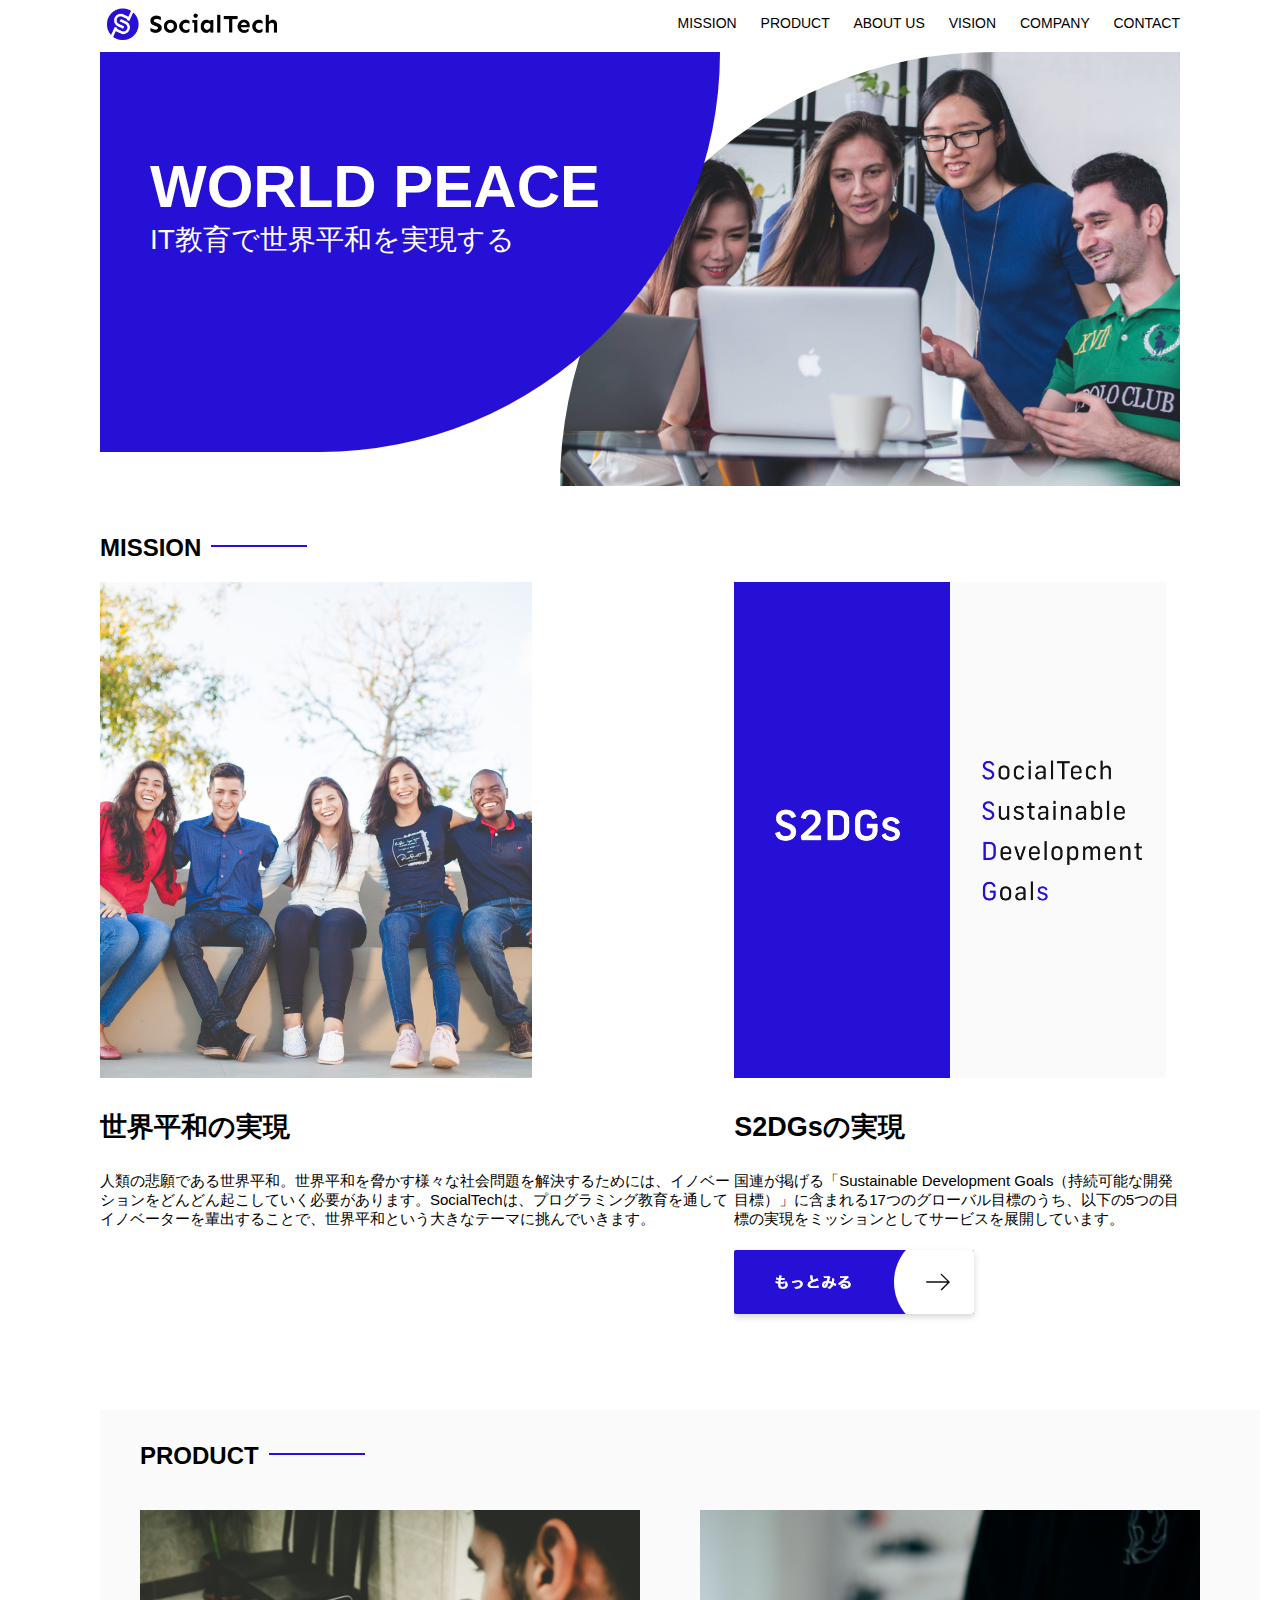
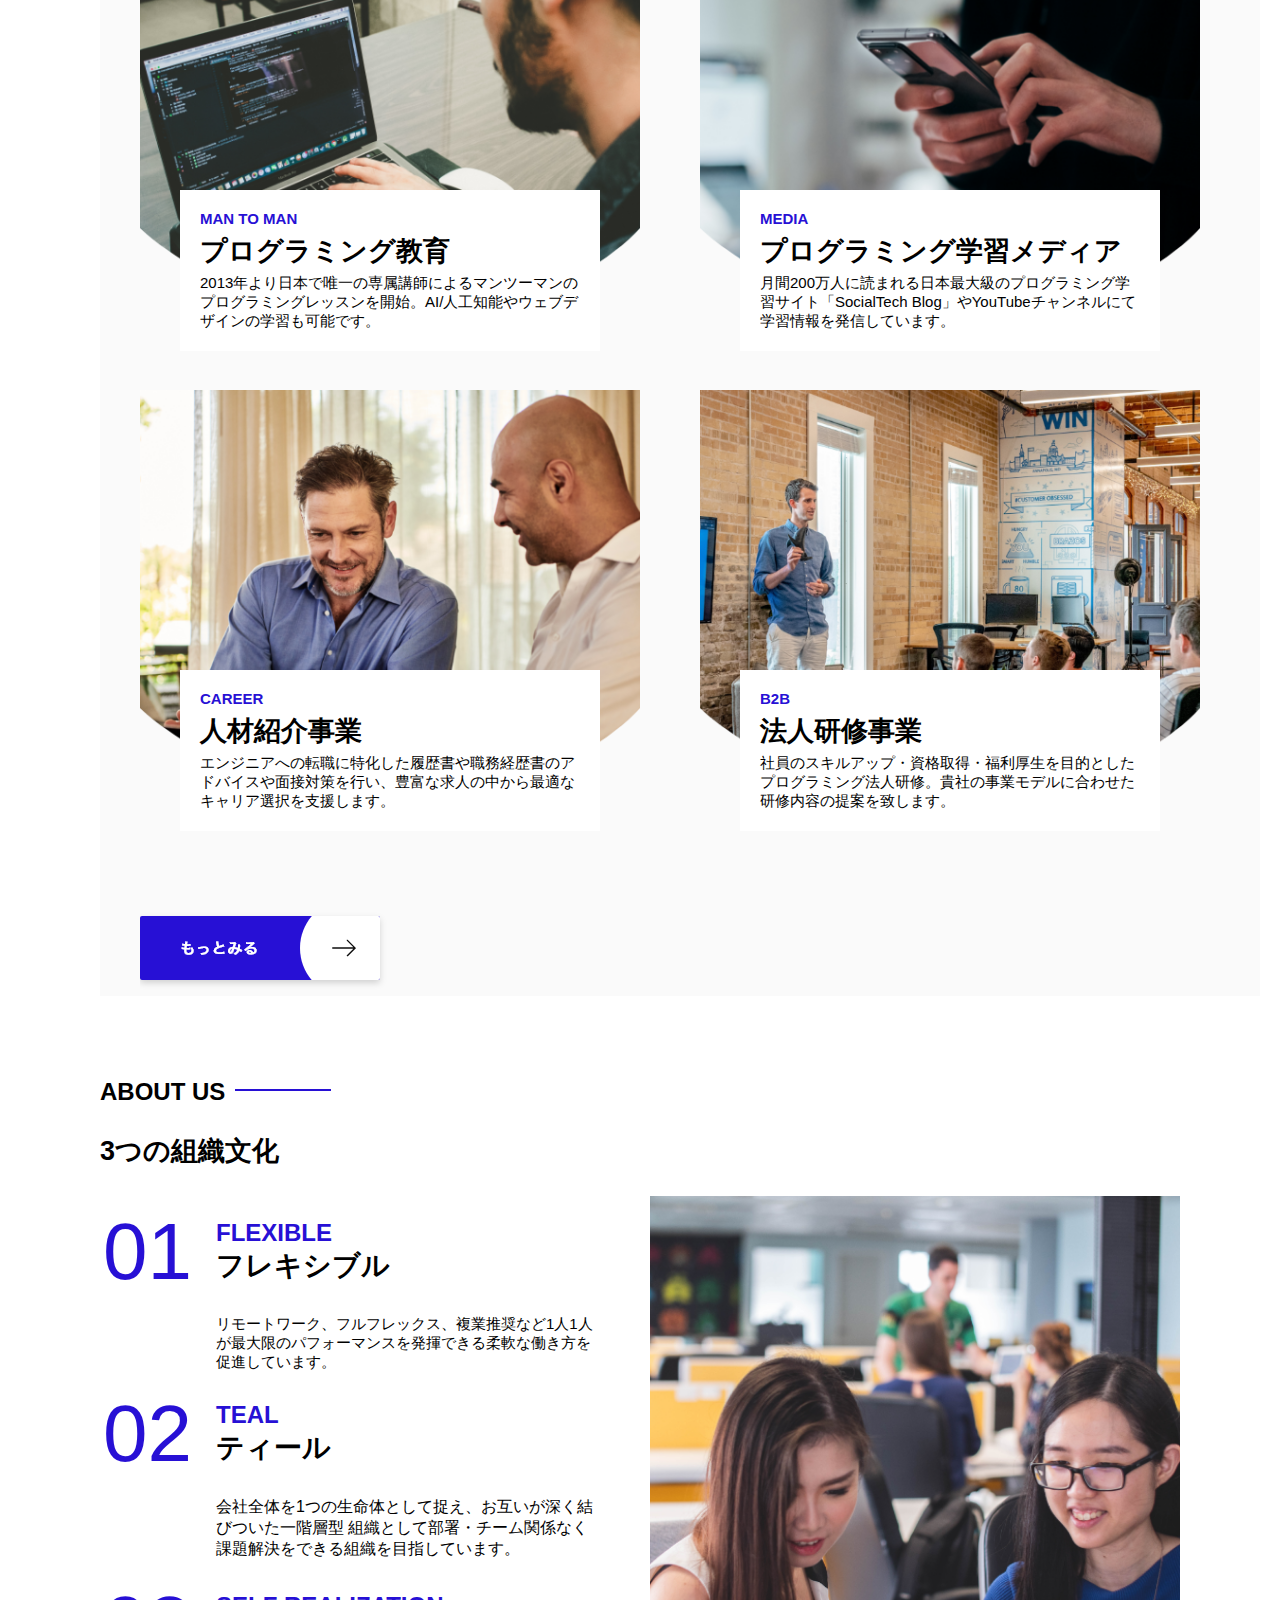
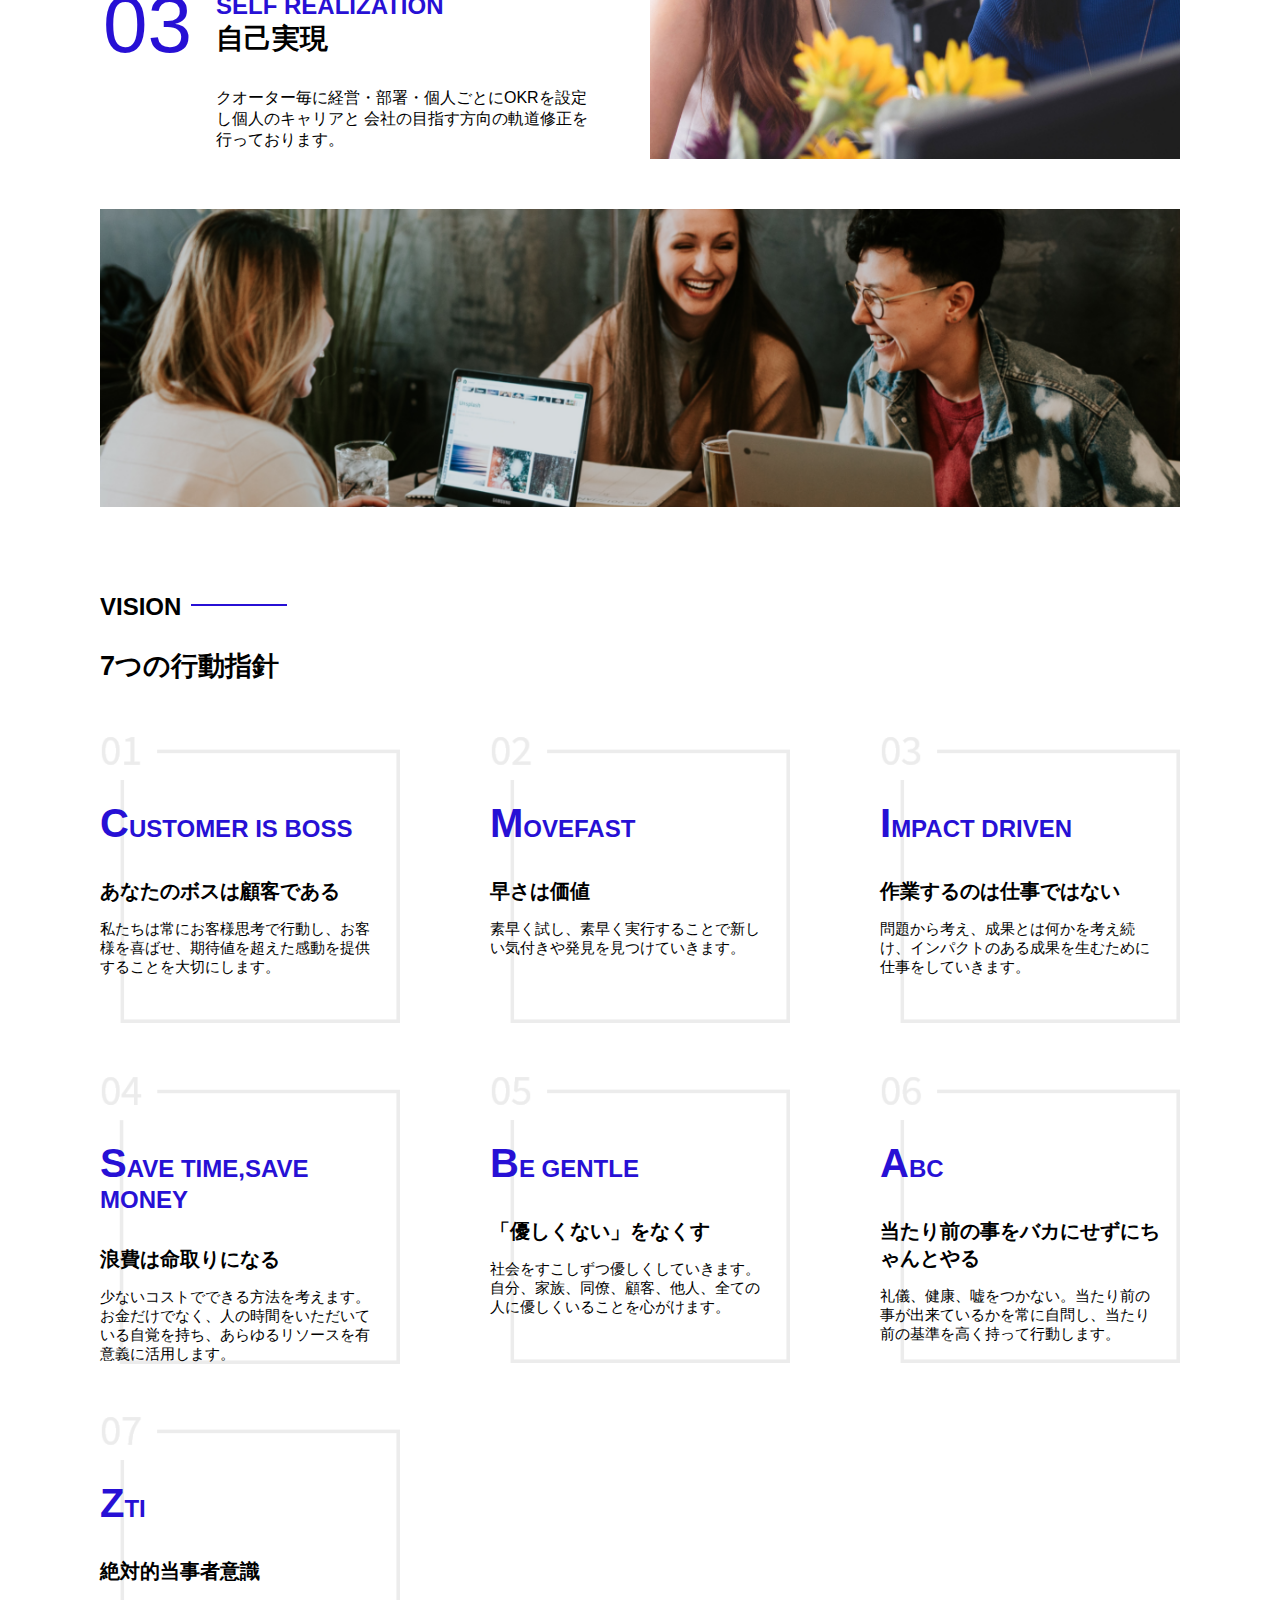
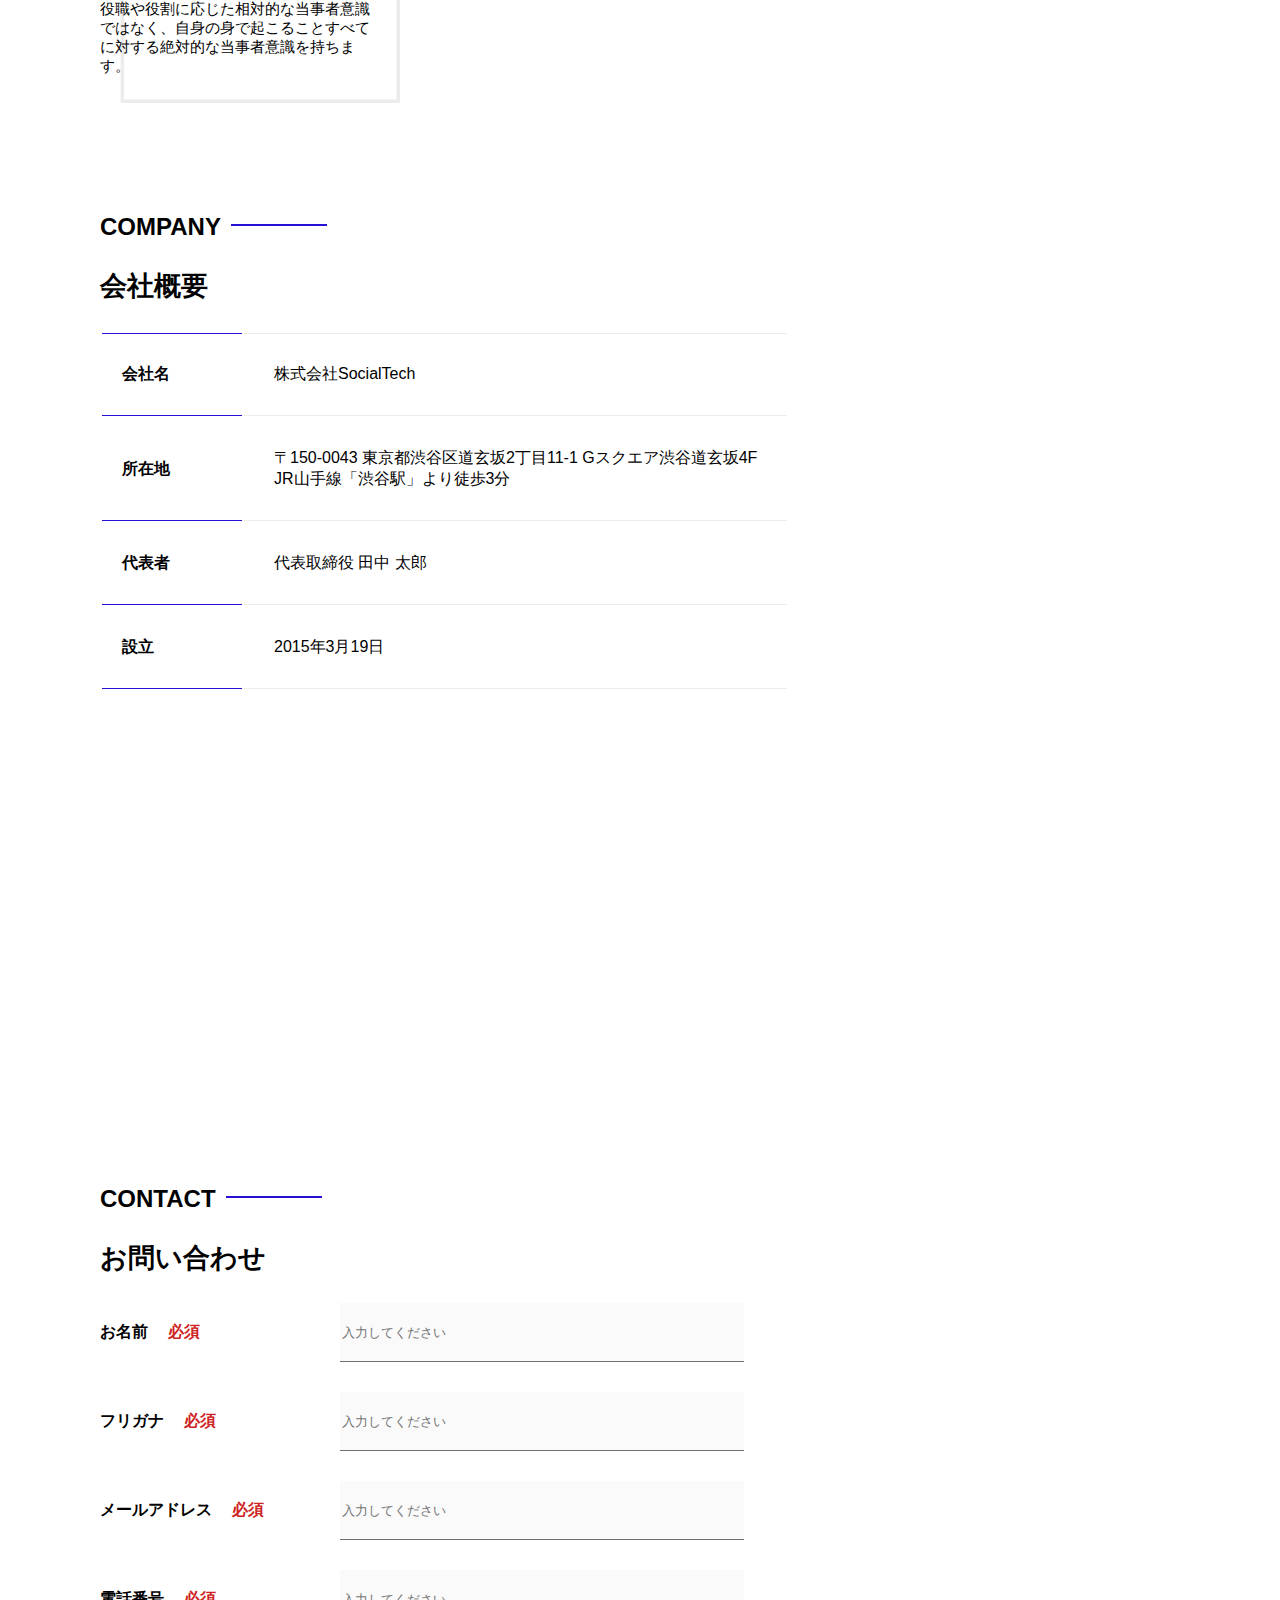
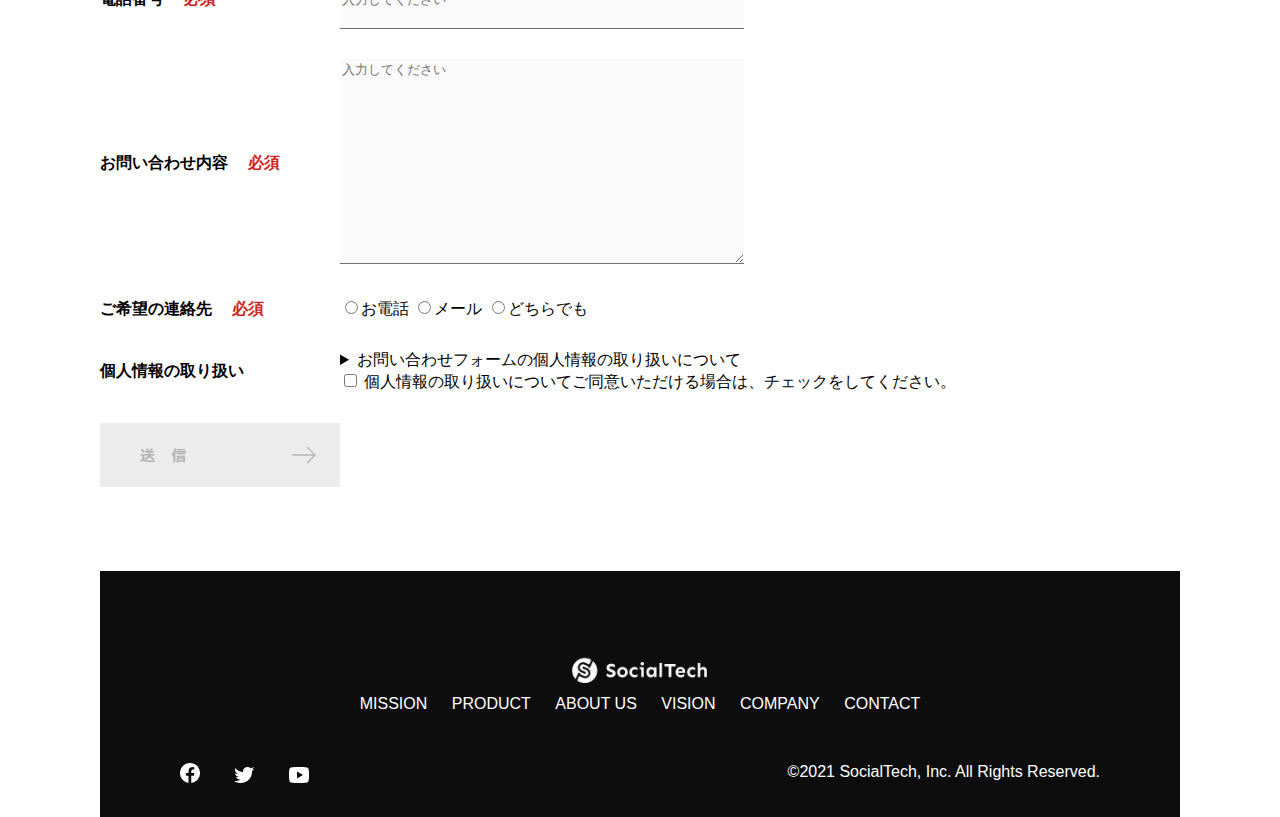
<file: index.html>
<!DOCTYPE html>
<html lang="jp">
<head>
    <meta charset="UTF-8">
    <meta http-equiv="X-UA-Compatible" content="IE=edge">
    <meta name="viewport" content="width=device-width, initial-scale=1.0">
    <meta description="SocialTechはEdTech業界のリーディングカンパニーを目指します。">
    <link rel="stylesheet" href="style.css">
    <title>SocialTech</title>
</head>
<body>
    <header>
        <a href=index.html id="logo"><img src="images/logo.png" alt="トップページに戻る"></a>
        <nav id="nav-pc">
            <a href="mission.html">MISSION</a>
            <a href="product.html">PRODUCT</a>
            <a href="index.html#aboutus">ABOUT US</a>
            <a href="index.html#vision">VISION</a>
            <a href="index.html#company">COMPANY</a>
            <a href="index.html#contact">CONTACT</a>
        </nav>
        <!-- スマホ用メニューボタン -->
        <img id="menu-sp" src="images/button-menu.png" alt="ナビゲーションを開く" onclick="document.getElementById('nav-sp').style.display = 'block'">
        <!-- スマホ用ナビゲーション -->
        <nav id="nav-sp">
            <img id="close" src="images/button-close.png" alt="ナビゲーションを閉じる" onclick="document.getElementById('nav-sp').style.display = 'none'">
            <a id="logo-sp" href="index.html" onclick="document.getElementById('nav-sp').style.display = 'none'"><img
                src="images/logo-sp.png" alt="トップページに戻る"></a>
            <a class="menu" href="mission.html" onclick="document.getElementById('nav-sp').style.display = 'none'">MISSION</a>
            <a class="menu" href="product.html" onclick="document.getElementById('nav-sp').style.display = 'none'">PRODUCT</a>
            <a class="menu" href="index.html#aboutus" onclick="document.getElementById('nav-sp').style.display = 'none'">ABOUT
              US</a>
            <a class="menu" href="index.html#vision"
              onclick="document.getElementById('nav-sp').style.display = 'none'">VISION</a>
            <a class="menu" href="index.html#company"
              onclick="document.getElementById('nav-sp').style.display = 'none'">COMPANY</a>
            <a class="menu" href="index.html#contact"
              onclick="document.getElementById('nav-sp').style.display = 'none'">CONTACT</a>
            <div id="sns">
              <a href="https://www.facebook.com/sejuku2013"><img src="images/button-facebook.png" alt="Facebookのリンク"></a>
              <a href="https://twitter.com/samuraijuku"><img src="images/button-twitter.png" alt="Twitterのリンク"></a>
              <a href="https://www.youtube.com/channel/UCCFOQO5aDK0xXam4cUQXT8g"><img src="images/button-youtube.png" alt="YouTubeのリンク"></a>
            </div>
          </nav>   
         </header>
    <main>
        <article>
            <section id="main-visual">
                <div id="main-message">
                    <h1>WORLD PEACE</h1>
                    <p>IT教育で世界平和を実現する</p>
                </div> 
                <img src="images/index/index-main.png" alt="PCの周りに集まる多国籍の仲間たち">   
            </section>
            <section id="mission">
                 <h2 class="index-h2">MISSION</h2>
                <div id="mission-flex">
                    <div>
                        <img id="mission-photo" src="images/index/index-mission.png" alt="屋外のベンチで写真を撮影する多国籍の仲間たち">
                        <h3>世界平和の実現</h3>
                        <p>人類の悲願である世界平和。世界平和を脅かす様々な社会問題を解決するためには、イノベーションをどんどん起こしていく必要があります。SocialTechは、プログラミング教育を通してイノベーターを輩出することで、世界平和という大きなテーマに挑んでいきます。</p>
                    </div>
                    <div>
                        <img id="mission-photo" src="images/index/s2dgs.png" alt="S2DGs">
                        <h3>S2DGsの実現</h3>
                        <p>国連が掲げる「Sustainable Development Goals（持続可能な開発目標）」に含まれる17つのグローバル目標のうち、以下の5つの目標の実現をミッションとしてサービスを展開しています。</p>
                        <a href="mission.html">
                            <img src="images/button-more.png" alt="もっとみる">
                        </a>
                    </div>
                </div>
            </section>
            <section id="product">
                <h2 class="index-h2">PRODUCT</h2>
                <div>
                    <div id="product-left">
                        <div>
                            <img src="images/index/index-mantoman.png" alt="PCでコードを書く男性"class="product-photo">
                            <div class="product-explain">
                                <span>MAN TO MAN</span>
                                <h3>プログラミング教育</h3>
                                <p>2013年より日本で唯一の専属講師によるマンツーマンのプログラミングレッスンを開始。AI/人工知能やウェブデザインの学習も可能です。</p>
                            </div>
                        </div>
                        <div>
                            <img src="images/index/index-career.png" alt="笑顔で話し合う二人の男性" class="product-photo">
                            <div class="product-explain">
                                <span>CAREER</span>
                                <h3>人材紹介事業</h3>
                                <p>エンジニアへの転職に特化した履歴書や職務経歴書のアドバイスや面接対策を行い、豊富な求人の中から最適なキャリア選択を支援します。</p>
                            </div>
                        </div>
                    </div>
                    <div id="product-right">
                        <div>
                            <img src="images/index/index-media.png" alt="スマホを操作する人"class="product-photo">
                            <div class="product-explain">
                                <span>MEDIA</span>
                                <h3>プログラミング学習メディア</h3>
                                <p>月間200万人に読まれる日本最大級のプログラミング学習サイト「SocialTech Blog」やYouTubeチャンネルにて学習情報を発信しています。</p>
                            </div>
                        </div>
                        <div>
                            <img src="images/index/index-b2b.png" alt="講演中の男性とそれを聞く人々"class="product-photo">
                            <div class="product-explain">
                                <span>B2B</span>
                                <h3>法人研修事業</h3>
                                <p>社員のスキルアップ・資格取得・福利厚生を目的としたプログラミング法人研修。貴社の事業モデルに合わせた研修内容の提案を致します。</p>
                            </div>
                        </div>
                    </div>
                </div>
                <div>
                    <a href="product.html" id="product-more">
                        <img src="images/button-more.png" alt="もっとみる">
                    </a>
                </div>
            </section>
            <section id="aboutus">
                <h2 class="index-h2">ABOUT US</h2>
                <h3>3つの組織文化</h3>
                <div>
                    <table class="culture-table">
                    <tr>
                         <td>
                            <span class="culture-num">01</span>
                        </td>
                        <td>
                            <span class="culture-en">FLEXIBLE</span>
                            <span class="culture-jp">フレキシブル</span>
                        </td>
                        </tr>
                        <tr>
                        <td>
                            <!-- 空のセル -->
                        </td>
                        <td>
                            <p class="culture-description">
                                リモートワーク、フルフレックス、複業推奨など1人1人が最大限のパフォーマンスを発揮できる柔軟な働き方を促進しています。
                            </p>
                        </td>
                    </tr>
                    <tr>
                        <td>
                            <span class="culture-num">02</span>
                        </td>
                        <td>
                            <span class="culture-en">TEAL</span>
                            <span class="culture-jp">ティール</span>
                        </td>
                    </tr>
                    <tr>
                        <td>
                            <!-- 空のセル -->
                        </td>    
                        <td>
                            会社全体を1つの生命体として捉え、お互いが深く結びついた一階層型
                            組織として部署・チーム関係なく課題解決をできる組織を目指しています。
                        </td>
                    </tr>
                    <tr>
                    <tr>
                        <td>
                            <span class="culture-num">03</span>
                        </td>
                        <td>
                            <span class="culture-en">SELF REALIZATION</span>
                            <span class="culture-jp">自己実現</span>
                        </td>
                        </tr>
                        <td>
                            <!-- 空のセル -->
                        </td>

                        <td>
                            クオーター毎に経営・部署・個人ごとにOKRを設定し個人のキャリアと
                            会社の目指す方向の軌道修正を行っております。
                        </td>
                    </table>
                    <img src="images/index/index-aboutus1.png" alt="笑顔で話し合う二人の女性" class="culture-img">
                </div>
                <img src="images/index/index-aboutus2.png" alt="笑顔で話し合う三人の男女" class="culture-img2">
            </section>
            <section id="vision">
                <h2 class="index-h2">VISION</h2>
                <h3>7つの行動指針</h3>
                <div>
                    <div class="vision-box">
                        <img src="images/index/vision-01.png" alt="01">
                        <span>
                            <h4>CUSTOMER IS BOSS</h4>
                            <h5>あなたのボスは顧客である</h5>
                            <p>私たちは常にお客様思考で行動し、お客様を喜ばせ、期待値を超えた感動を提供することを大切にします。</p>
                        </span>
                    </div>
                    <div class="vision-box">
                        <img src="images/index/vision-02.png" alt="02">
                        <span>
                            <h4>MOVEFAST</h4>
                            <h5>早さは価値</h5>
                            <p>素早く試し、素早く実行することで新しい気付きや発見を見つけていきます。</p>
                        </span>
                    </div>
                    <div class="vision-box">
                        <img src="images/index/vision-03.png" alt="03">
                        <span>
                            <h4>IMPACT DRIVEN</h4>
                            <h5>作業するのは仕事ではない</h5>
                            <p>問題から考え、成果とは何かを考え続け、インパクトのある成果を生むために仕事をしていきます。</p>
                        </span>
                    </div>
                    <div class="vision-box">
                        <img src="images/index/vision-04.png" alt="04">
                        <span>
                            <h4>SAVE TIME,SAVE MONEY</h4>
                            <h5>浪費は命取りになる</h5>
                            <p>少ないコストでできる方法を考えます。お金だけでなく、人の時間をいただいている自覚を持ち、あらゆるリソースを有意義に活用します。</p>
                        </span>
                    </div>
                    <div class="vision-box">
                        <img src="images/index/vision-05.png" alt="05">
                        <span>
                            <h4>BE GENTLE</h4>
                            <h5>「優しくない」をなくす</h5>
                            <p>社会をすこしずつ優しくしていきます。自分、家族、同僚、顧客、他人、全ての人に優しくいることを心がけます。</p>
                        </span>
                    </div>
                    <div class="vision-box">
                        <img src="images/index/vision-06.png" alt="06">
                        <span>
                            <h4>ABC</h4>
                            <h5>当たり前の事をバカにせずにちゃんとやる</h5>
                            <p>礼儀、健康、嘘をつかない。当たり前の事が出来ているかを常に自問し、当たり前の基準を高く持って行動します。</p>
                        </span>
                    </div>
                    <div class="vision-box">
                        <img src="images/index/vision-07.png" alt="07">
                        <span>
                            <h4>ZTI</h4>
                            <h5>絶対的当事者意識</h5>
                            <p>役職や役割に応じた相対的な当事者意識ではなく、自身の身で起こることすべてに対する絶対的な当事者意識を持ちます。</p>
                        </span>
                    </div>
                </div>
            </section>
            <section id="company">
                <h2 class="index-h2">COMPANY</h2>
                <h3>会社概要</h3>
                <table id="company-table">
                  <tr>
                    <th class="tableheader-first">会社名</th>
                    <td class="cell-first">株式会社SocialTech</td>
                  </tr>
                  <tr>
                    <th class="tableheader">所在地</th>
                    <td class="cell">〒150-0043 東京都渋谷区道玄坂2丁目11-1 Gスクエア渋谷道玄坂4F<br>JR山手線「渋谷駅」より徒歩3分</td>
                  </tr>
                  <tr>
                    <th class="tableheader">代表者</th>
                    <td class="cell">代表取締役 田中 太郎</td>
                  </tr>
                  <tr>
                    <th class="tableheader">設立</th>
                    <td class="cell">2015年3月19日</td>
                  </tr>
                </table>
                <iframe src="https://www.google.com/maps/embed?pb=!1m18!1m12!1m3!1d3241.6373077502335!2d139.7014080152583!3d35.66130658019894!2m3!1f0!2f0!3f0!3m2!1i1024!2i768!4f13.1!3m3!1m2!1s0x60188ca78478aca7%3A0xbf9cfe839ab279a9!2z44CSMTUwLTAwMDIg5p2x5Lqs6YO95riL6LC35Yy65riL6LC377yR5LiB55uu77yR77yX4oiS77yU!5e0!3m2!1sja!2sjp!4v1645606754121!5m2!1sja!2sjp" style="border:0;" allowfullscreen="" loading="lazy">
                </iframe>
            </section>
            <section id="contact">
                <h2 id="index-h2">CONTACT</h2>
                <h3>お問い合わせ</h3>
                <form action="https://api.staticforms.xyz/submit" method="post">
                    <input type="text" name="honeypot" style="display:none">
                    <input type="hidden" name="accessKey" value="39cc5452-8a8c-4dfb-80b6-52fb272bfb09">
                    <input type="hidden" name="subject" value="お問い合わせフォーム" />
                    <input type="hidden" name="replyTo" value="kohasara1219@gmail.com">
                    <input type="hidden" name="redirectTo" value=""> 
                    <div>
                        <div class="contact-heading">
                            <label class="contact-label">お名前<span class="contact-span">必須</span></label>
                        </div>
                        <div class="contact-form">
                            <input type="text" name="name" placeholder="入力してください" class="contact-textbox">
                        </div>
                    </div>
                    <div>
                        <div class="contact-heading">
                            <label class="contact-label">フリガナ<span class="contact-span">必須</span></label>
                        </div>
                        <div class="contact-form">
                            <input type="text" name="hurigana" placeholder="入力してください" class="contact-textbox">
                        </div>
                    </div>
                    <div>
                        <div class="contact-heading">
                            <label class="contact-label">メールアドレス<span class="contact-span">必須</span></label>
                        </div>
                        <div class="contact-form">
                            <input type="text" name="email" placeholder="入力してください" class="contact-textbox">
                        </div>
                    </div>
                    <div>
                        <div class="contact-heading">
                            <label class="contact-label">電話番号<span class="contact-span">必須</span></label>
                        </div>
                        <div class="contact-form">
                            <input type="number" name="tel" placeholder="入力してください" class="contact-textbox">
                        </div>
                        </div>
                        <div>
                            <div class="contact-heading">
                                <label class="contact-label">お問い合わせ内容<span class="contact-span">必須</span></label>
                            </div>
                            <div>
                                <textarea class="contact-textarea" placeholder="入力してください" name="message"></textarea>
                            </div>
                        </div>
                    </div>
                    <div>
                    <div class="contact-heading">
                        <label class="contact-label">ご希望の連絡先<span class="contact-span">必須</span></label>
                    </div>
                    <div>
                        <input type="radio" value="tel" name="contact" class="radiobutton"><label>お電話</label>
                        <input type="radio" value="tel" name="contact" class="radiobutton"><label>メール</label>
                        <input type="radio" value="tel" name="contact" class="radiobutton"><label>どちらでも</label>
                    </div>
                </div>
                <div>
                    <div class="contact-heading">
                      <label class="contact-label">個人情報の取り扱い</label>
                    </div>
                    <div>
                      <details>
                        <summary>お問い合わせフォームの個人情報の取り扱いについて</summary>
                        <div>
                          <span>１．組織の名称又は氏名</span><br>
                          株式会社SocialTech<br><br>
                          <span>２．個人情報保護管理者（若しくはその代理人）の氏名又は職名、所属及び連絡先
                            鈴木 一郎 コーポレート部</span><br>
                          メールアドレス：support@socialtech.net<br>
                          TEL：03-xxxx-xxxx<br>
                          <span>３．個人情報の利用目的</span><br>
                          ・本サービス及び本サービスに関連する情報の提供又はそれらに関する連絡のため<br>
                          ・ユーザーの本人確認のため<br>
                          ・当社サービスのご案内のため<br>
                          ・当社の商品等の広告または宣伝（電子メールによるものを含むものとします。）<br><br>
                          <span>４．個人情報の取り扱い業務の委託</span><br>
                          個人情報の取扱業務の全部または一部を外部に業務委託する場合があります。<br>
                          その際、弊社は、個人情報を適切に保護できる管理体制を敷き実行していることを条件として<br>
                          委託先を厳選したうえで、機密保持契約を委託先と締結し、お客様の個人情報を厳密に管理させます。<br><br>
                          <span>５．個人情報の開示等の請求</span><br>
                          お客様は、弊社に対してご自身の個人情報の開示等（利用目的の通知、開示、内容の訂正・追加・削除、利用の停止または消去、第三者への提供の停止）に関して、当社問合わせ窓口に申し出ることができます。<br>
                          その際、弊社はお客様ご本人を確認させていただいたうえで、合理的な期間内に対応いたします。<br><br>
                          なお、個人情報に関する弊社問合わせ先は、次の通りです。<br><br>
                          株式会社SocialTech　個人情報問合せ窓口<br>
                          〒150-0043　東京都渋谷区道玄坂2丁目11-1 Ｇスクエア渋谷道玄坂 4F<br>
                          メールアドレス：support@socialtech.net　TEL：03-xxxx-xxxx<br><br>
                          <span>６．個人情報を提供されることの任意性について</span><br><br>
                          お客様がご自身の個人情報を弊社に提供されるか否かは、お客様のご判断によりますが、もしご提供されない場合には、適切なサービスが提供できない場合がありますので予めご了承ください。
                        </div>
                      </details>
                      <input type="checkbox" name="agree">
                      <span>個人情報の取り扱いについてご同意いただける場合は、チェックをしてください。</span>
                    </div>
                  </div>
                  <input type="image" value="Submit" src="images/button-submit.png" alt="送信する">
                </form>
            </section>
        </article>
        <footer>
            <div id="footer-logo">
                <img src="images/logo-sp.png" alt="SocialTech">
            </div>
            <div id="footer-link">
                <a href="mission.html">MISSION</a>
                <a href="product.html">PRODUCT</a>
                <a href="index.html#aboutus">ABOUT US</a>
                <a href="index.html#vision">VISION</a>
                <a href="index.html#company">COMPANY</a>
                <a href="index.html#contact">CONTACT</a>
            </div>
            <div id="sns-footer">
                <a href="https://www.facebook.com/sejuku2013"><img src="images/button-facebook.png" alt="Facebookのリンク"></a>
                <a href="https://twitter.com/samuraijuku"><img src="images/button-twitter.png" alt="twitterのリンク"></a>
                <a href="https://www.youtube.com/channel/UCCFOQO5aDK0xXam4cUQXT8g"><img src="images/button-youtube.png" alt="YouTubeのリンク"></a>
                <span id="copyright">&copy;2021 SocialTech, Inc. All Rights Reserved.</span>
            </div>
        </footer>
    </main>
</body>

</html>
</file>
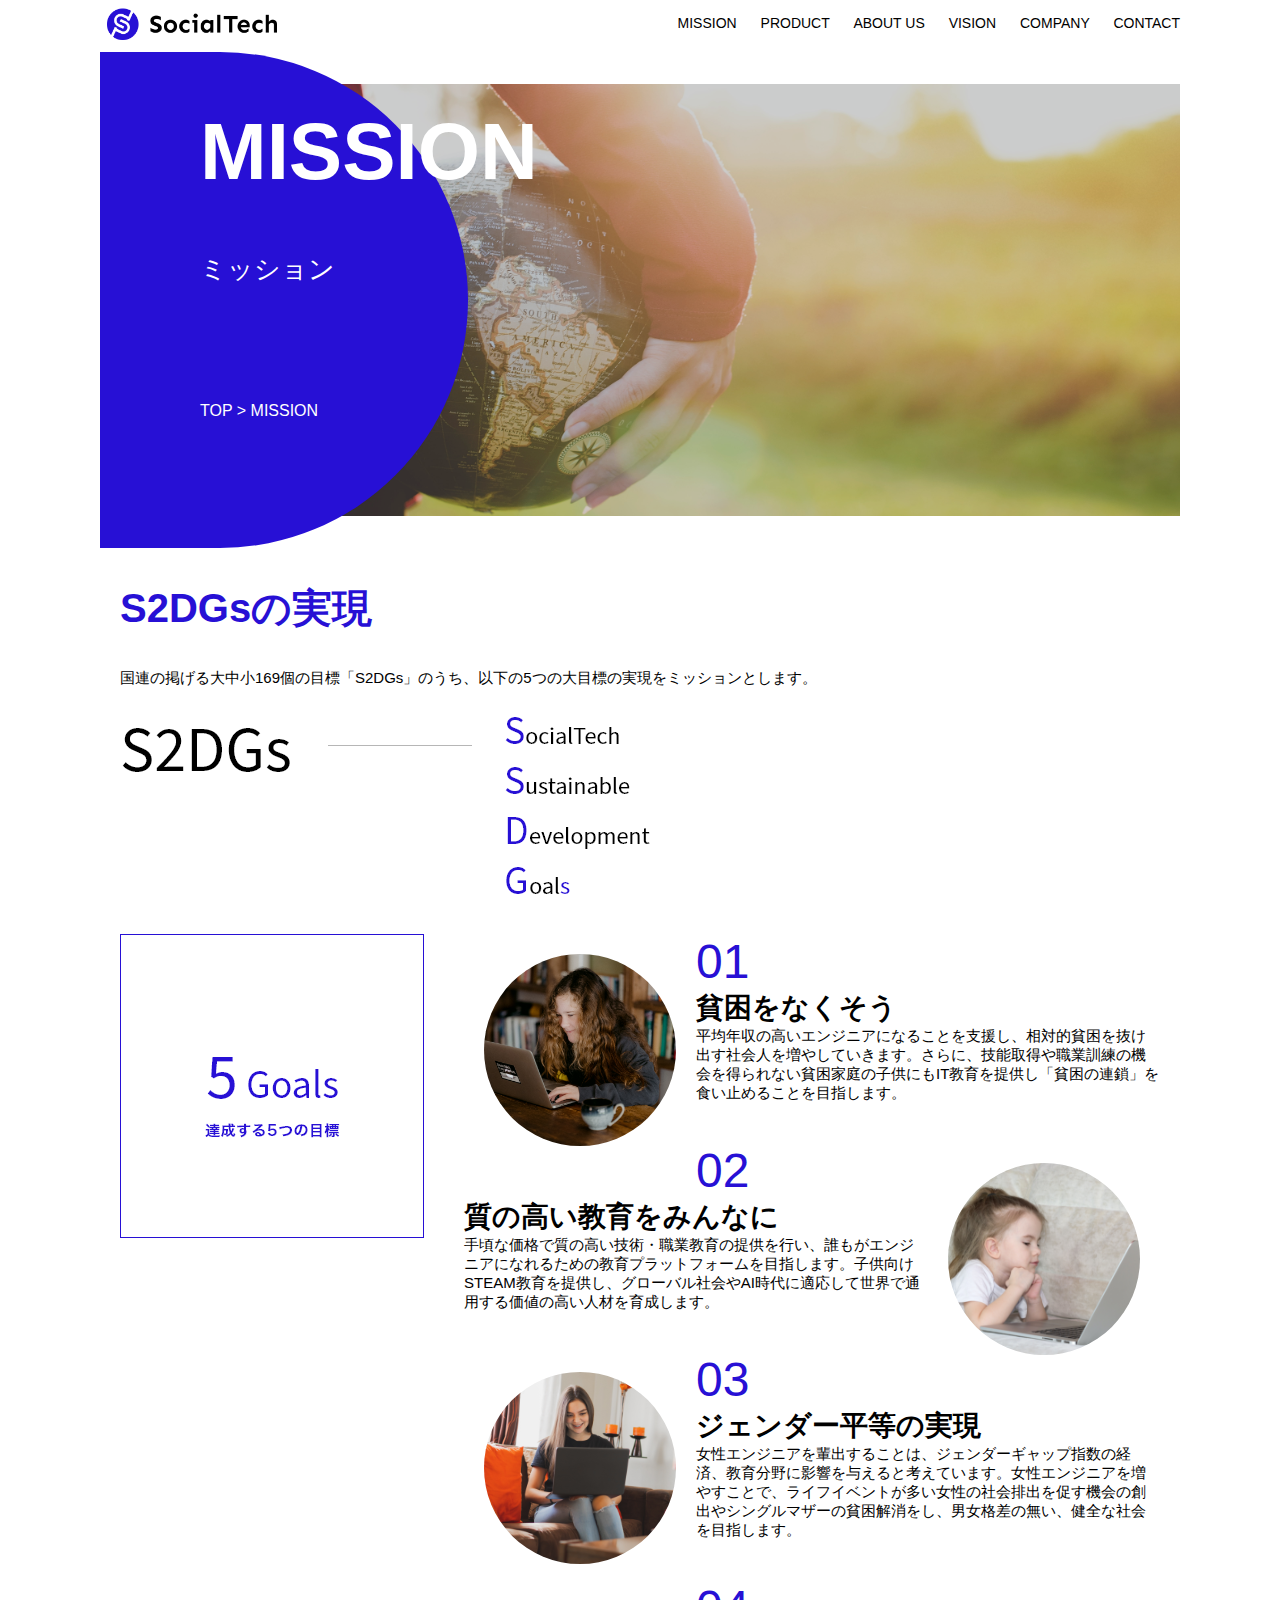
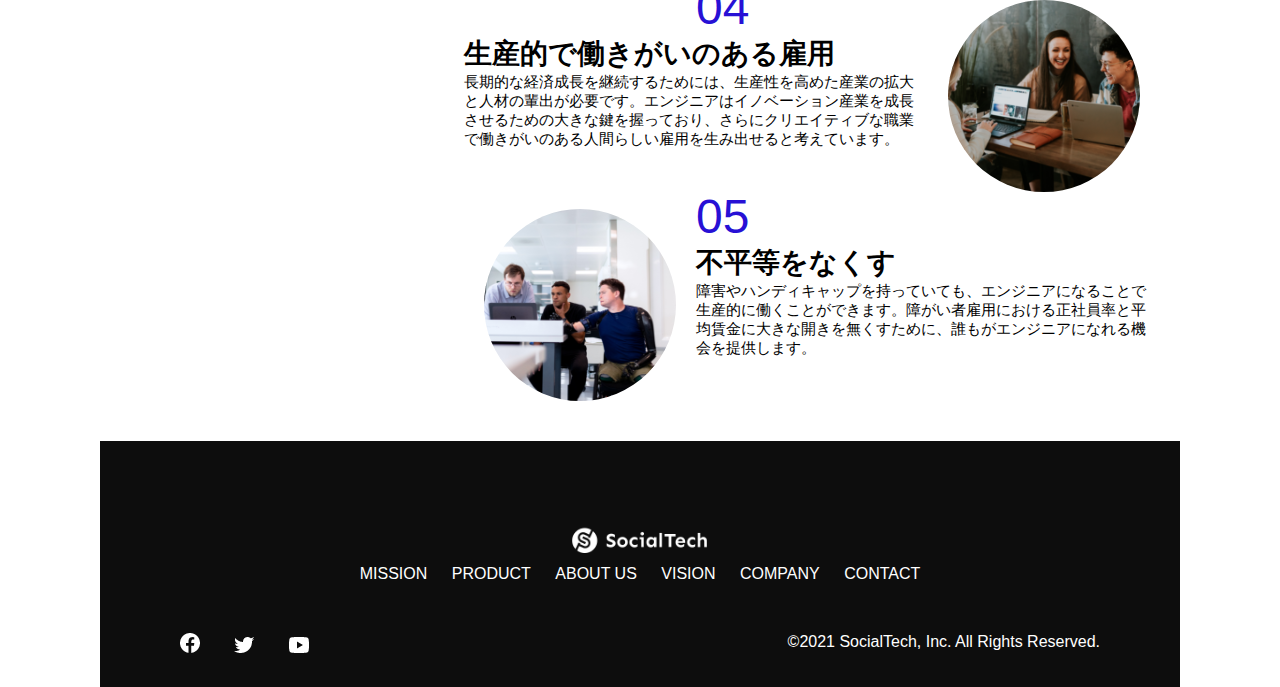
<file: mission.html>
<!DOCTYPE html>
<html lang="en">
<head>
    <meta charset="UTF-8">
    <meta http-equiv="X-UA-Compatible" content="IE=edge">
    <meta desciption="SocialTechが目指す5つの目標（S2DGs）を紹介します">
    <meta name="viewport" content="width=device-width, initial-scale=1.0">
    <link rel="stylesheet" href="style.css">
    <title>SocialTech - MISSION ミッション -</title>
</head>
<body>
    <header>
        <a href=index.html id="logo"><img src="images/logo.png" alt="トップページに戻る"></a>
        <nav id="nav-pc">
            <a href="mission.html">MISSION</a>
            <a href="product.html">PRODUCT</a>
            <a href="index.html#aboutus">ABOUT US</a>
            <a href="index.html#vision">VISION</a>
            <a href="index.html#company">COMPANY</a>
            <a href="index.html#contact">CONTACT</a>
        </nav>
        <!-- スマホ用メニューボタン -->
        <img id="menu-sp" src="images/button-menu.png" alt="ナビゲーションを開く" onclick="document.getElementById('nav-sp').style.display = 'block'">
        <!-- スマホ用ナビゲーション -->
        <nav id="nav-sp">
            <img id="close" src="images/button-close.png" alt="ナビゲーションを閉じる" onclick="document.getElementById('nav-sp').style.display = 'none'">
            <a id="logo-sp" href="index.html" onclick="document.getElementById('nav-sp').style.display = 'none'"><img
                src="images/logo-sp.png" alt="トップページに戻る"></a>
            <a class="menu" href="mission.html" onclick="document.getElementById('nav-sp').style.display = 'none'">MISSION</a>
            <a class="menu" href="product.html" onclick="document.getElementById('nav-sp').style.display = 'none'">PRODUCT</a>
            <a class="menu" href="index.html#aboutus" onclick="document.getElementById('nav-sp').style.display = 'none'">ABOUT
              US</a>
            <a class="menu" href="index.html#vision"
              onclick="document.getElementById('nav-sp').style.display = 'none'">VISION</a>
            <a class="menu" href="index.html#company"
              onclick="document.getElementById('nav-sp').style.display = 'none'">COMPANY</a>
            <a class="menu" href="index.html#contact"
              onclick="document.getElementById('nav-sp').style.display = 'none'">CONTACT</a>
            <div id="sns">
              <a href="https://www.facebook.com/sejuku2013"><img src="images/button-facebook.png" alt="Facebookのリンク"></a>
              <a href="https://twitter.com/samuraijuku"><img src="images/button-twitter.png" alt="Twitterのリンク"></a>
              <a href="https://www.youtube.com/channel/UCCFOQO5aDK0xXam4cUQXT8g"><img src="images/button-youtube.png" alt="YouTubeのリンク"></a>
            </div>
          </nav>  
          </header>
          <main>
              <article>
                <section id="mission-main">
                    <div id="mission-title">
                        <h1>MISSION</h1>
                        <span>ミッション</span>
                        <div>TOP > MISSION</div>
                    </div>
                </section>
                <section id="mission-s2dgs">
                    <h2 class="mission-h2">S2DGsの実現</h2>
                    <p>国連の掲げる大中小169個の目標「S2DGs」のうち、以下の5つの大目標の実現をミッションとします。</p>
                    <img src="images/mission/mission-s2dgs.png" alt="S2DGs">
                </section>
                <section id="mission-5goals">
                    <div>
                        <img src="images/mission/mission-5goals.png" alt="5Goals" id="s2dgs-image">
                    </div>
                    <div>
                        <div>
                            <img class="fivegoals-image-left" src="images/mission/mission-5goals01.png" alt="">
                            <span class="fivegoals-number">01</span>
                            <h3 class="fivegoals-h3">貧困をなくそう</h3>
                            <p class="fivegoals-p">平均年収の高いエンジニアになることを支援し、相対的貧困を抜け出す社会人を増やしていきます。さらに、技能取得や職業訓練の機会を得られない貧困家庭の子供にもIT教育を提供し「貧困の連鎖」を食い止めることを目指します。</p>
                        </div>

                        <div>
                            <img class="fivegoals-image-right" src="images/mission/mission-5goals02.png" alt="">
                            <span class="fivegoals-number">02</span>
                            <h3 class="fivegoals-h3">質の高い教育をみんなに</h3>
                            <p class="fivegoals-p">手頃な価格で質の高い技術・職業教育の提供を行い、誰もがエンジニアになれるための教育プラットフォームを目指します。子供向けSTEAM教育を提供し、グローバル社会やAI時代に適応して世界で通用する価値の高い人材を育成します。</p>
                        </div>

                        <div>
                            <img class="fivegoals-image-left" src="images/mission/mission-5goals03.png" alt="">
                            <span class="fivegoals-number">03</span>
                            <h3 class="fivegoals-h3">ジェンダー平等の実現</h3>
                            <p class="fivegoals-p">女性エンジニアを輩出することは、ジェンダーギャップ指数の経済、教育分野に影響を与えると考えています。女性エンジニアを増やすことで、ライフイベントが多い女性の社会排出を促す機会の創出やシングルマザーの貧困解消をし、男女格差の無い、健全な社会を目指します。</p>
                        </div>

                        <div>
                            <img class="fivegoals-image-right" src="images/mission/mission-5goals04.png" alt="">
                            <span class="fivegoals-number">04</span>
                            <h3 class="fivegoals-h3">生産的で働きがいのある雇用</h3>
                            <p class="fivegoals-p">長期的な経済成長を継続するためには、生産性を高めた産業の拡大と人材の輩出が必要です。エンジニアはイノベーション産業を成長させるための大きな鍵を握っており、さらにクリエイティブな職業で働きがいのある人間らしい雇用を生み出せると考えています。
                            </p>
                        </div>
                        
                        <div>
                            <img class="fivegoals-image-left" src="images/mission/mission-5goals05.png" alt="">
                            <span class="fivegoals-number">05</span>
                            <h3 class="fivegoals-h3">不平等をなくす</h3>
                            <p class="fivegoals-p"> 障害やハンディキャップを持っていても、エンジニアになることで生産的に働くことができます。障がい者雇用における正社員率と平均賃金に大きな開きを無くすために、誰もがエンジニアになれる機会を提供します。</p>
                        </div>
                    </div>
                </section>
              </article>
          </main>
          <footer>
            <div id="footer-logo">
                <img src="images/logo-sp.png" alt="SocialTech">
            </div>
            <div id="footer-link">
                <a href="mission.html">MISSION</a>
                <a href="product.html">PRODUCT</a>
                <a href="index.html#aboutus">ABOUT US</a>
                <a href="index.html#vision">VISION</a>
                <a href="index.html#company">COMPANY</a>
                <a href="index.html#contact">CONTACT</a>
            </div>
            <div id="sns-footer">
                <a href="https://www.facebook.com/sejuku2013"><img src="images/button-facebook.png" alt="Facebookのリンク"></a>
                <a href="https://twitter.com/samuraijuku"><img src="images/button-twitter.png" alt="twitterのリンク"></a>
                <a href="https://www.youtube.com/channel/UCCFOQO5aDK0xXam4cUQXT8g"><img src="images/button-youtube.png" alt="YouTubeのリンク"></a>
                <span id="copyright">&copy;2021 SocialTech, Inc. All Rights Reserved.</span>
            </div>
        </footer>

</body>
</html>
</file>
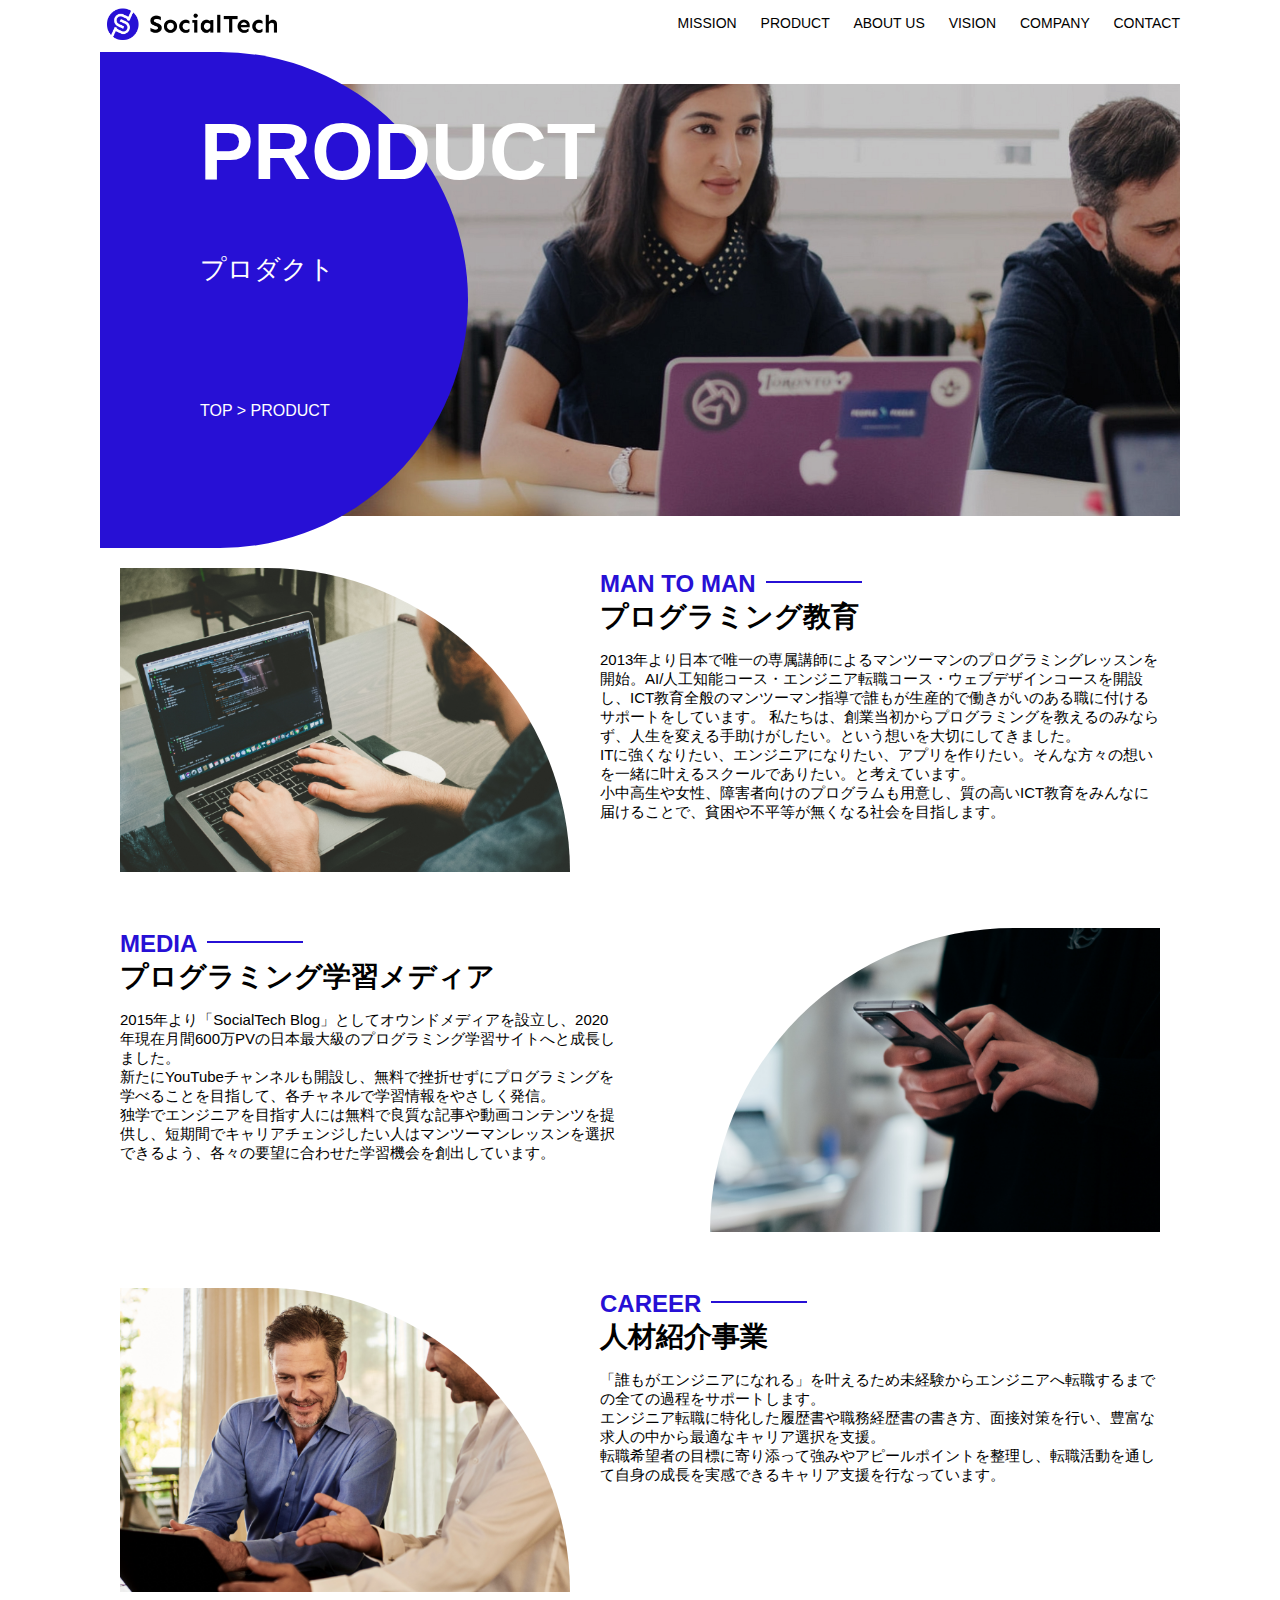
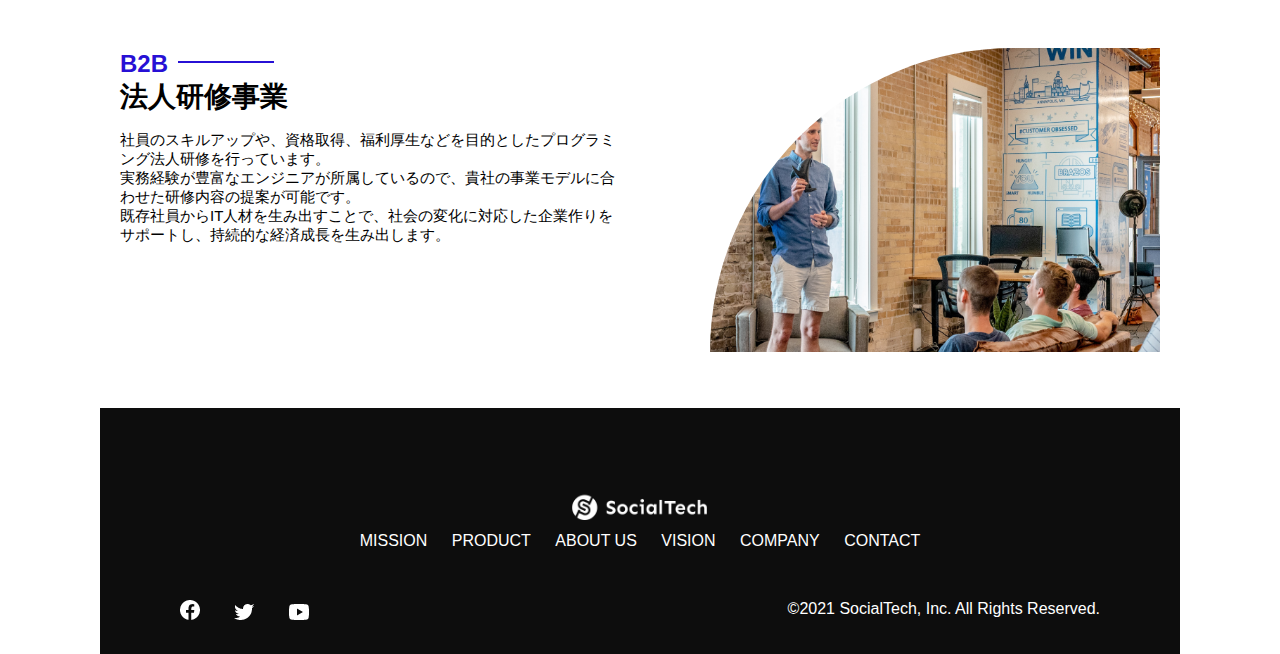
<file: product.html>
<!DOCTYPE html>
<html lang="en">
<head>
    <meta charset="UTF-8">
    <meta http-equiv="X-UA-Compatible" content="IE=edge">
    <meta name="viewport" content="width=device-width, initial-scale=1.0">
    <link rel="stylesheet" href="style.css">
    <meta description="SocialTechの4つのプロダクトを紹介します">
    <title>SocialTech -PRODUCT プロダクト-</title>
</head>
<body>
    <header>
        <a href=index.html id="logo"><img src="images/logo.png" alt="トップページに戻る"></a>
        <nav id="nav-pc">
            <a href="mission.html">MISSION</a>
            <a href="product.html">PRODUCT</a>
            <a href="index.html#aboutus">ABOUT US</a>
            <a href="index.html#vision">VISION</a>
            <a href="index.html#company">COMPANY</a>
            <a href="index.html#contact">CONTACT</a>
        </nav>
        <!-- スマホ用メニューボタン -->
        <img id="menu-sp" src="images/button-menu.png" alt="ナビゲーションを開く" onclick="document.getElementById('nav-sp').style.display = 'block'">
        <!-- スマホ用ナビゲーション -->
        <nav id="nav-sp">
            <img id="close" src="images/button-close.png" alt="ナビゲーションを閉じる" onclick="document.getElementById('nav-sp').style.display = 'none'">
            <a id="logo-sp" href="index.html" onclick="document.getElementById('nav-sp').style.display = 'none'"><img
                src="images/logo-sp.png" alt="トップページに戻る"></a>
            <a class="menu" href="mission.html" onclick="document.getElementById('nav-sp').style.display = 'none'">MISSION</a>
            <a class="menu" href="product.html" onclick="document.getElementById('nav-sp').style.display = 'none'">PRODUCT</a>
            <a class="menu" href="index.html#aboutus" onclick="document.getElementById('nav-sp').style.display = 'none'">ABOUT
              US</a>
            <a class="menu" href="index.html#vision"
              onclick="document.getElementById('nav-sp').style.display = 'none'">VISION</a>
            <a class="menu" href="index.html#company"
              onclick="document.getElementById('nav-sp').style.display = 'none'">COMPANY</a>
            <a class="menu" href="index.html#contact"
              onclick="document.getElementById('nav-sp').style.display = 'none'">CONTACT</a>
            <div id="sns">
              <a href="https://www.facebook.com/sejuku2013"><img src="images/button-facebook.png" alt="Facebookのリンク"></a>
              <a href="https://twitter.com/samuraijuku"><img src="images/button-twitter.png" alt="Twitterのリンク"></a>
              <a href="https://www.youtube.com/channel/UCCFOQO5aDK0xXam4cUQXT8g"><img src="images/button-youtube.png" alt="YouTubeのリンク"></a>
            </div>
          </nav>  
    </header>
    <main>
        <article>
            <section id="product-main">
                <div id="product-title">
                    <h1>PRODUCT</h1>
                    <span>プロダクト</span>
                    <div>TOP > PRODUCT</div>
                </div>
            </section>

            <section class="product-section1">
                <img src="images/product/product-mantoman.png" alt="">
                <div>
                    <h2 class="product-h2">MAN TO MAN</h2>
                    <h3 class="product-h3">プログラミング教育</h3>
                    <p>
                        2013年より日本で唯一の専属講師によるマンツーマンのプログラミングレッスンを開始。AI/人工知能コース・エンジニア転職コース・ウェブデザインコースを開設し、ICT教育全般のマンツーマン指導で誰もが生産的で働きがいのある職に付けるサポートをしています。
                        私たちは、創業当初からプログラミングを教えるのみならず、人生を変える手助けがしたい。という想いを大切にしてきました。<br>ITに強くなりたい、エンジニアになりたい、アプリを作りたい。そんな方々の想いを一緒に叶えるスクールでありたい。と考えています。<br>小中高生や女性、障害者向けのプログラムも用意し、質の高いICT教育をみんなに届けることで、貧困や不平等が無くなる社会を目指します。
                    </p>
                </div>
            </section>

            <section class="product-section2">
                <div>
                    <h2 class="product-h2">MEDIA</h2>
                    <h3 class="product-h3">プログラミング学習メディア</h3>
                    <p>
                        2015年より「SocialTech Blog」としてオウンドメディアを設立し、2020年現在月間600万PVの日本最大級のプログラミング学習サイトへと成長しました。<br>新たにYouTubeチャンネルも開設し、無料で挫折せずにプログラミングを学べることを目指して、各チャネルで学習情報をやさしく発信。<br>独学でエンジニアを目指す人には無料で良質な記事や動画コンテンツを提供し、短期間でキャリアチェンジしたい人はマンツーマンレッスンを選択できるよう、各々の要望に合わせた学習機会を創出しています。
                    </p>
                </div>
                <img src="images/product/product-media.png" alt="">
            </section>

            <section class="product-section1">
                <img src="images/product/product-career.png" alt="">
                <div>
                    <h2 class="product-h2">CAREER</h2>
                    <h3 class="product-h3">人材紹介事業</h3>
                    <p>
                        「誰もがエンジニアになれる」を叶えるため未経験からエンジニアへ転職するまでの全ての過程をサポートします。<br>エンジニア転職に特化した履歴書や職務経歴書の書き方、面接対策を行い、豊富な求人の中から最適なキャリア選択を支援。<br>転職希望者の目標に寄り添って強みやアピールポイントを整理し、転職活動を通して自身の成長を実感できるキャリア支援を行なっています。<br>
                    </p>
                    </p>
                </div>
            </section>

            <section class="product-section2">
                <div>
                    <h2 class="product-h2">B2B</h2>
                    <h3 class="product-h3">法人研修事業</h3>
                    <p>
                        社員のスキルアップや、資格取得、福利厚生などを目的としたプログラミング法人研修を行っています。<br>実務経験が豊富なエンジニアが所属しているので、貴社の事業モデルに合わせた研修内容の提案が可能です。<br>既存社員からIT人材を生み出すことで、社会の変化に対応した企業作りをサポートし、持続的な経済成長を生み出します。
                    </p>
                </div>
                <img src="images/product/product-b2b.png" alt="">
            </section>

        </article>
    </main>

    <footer>
        <div id="footer-logo">
            <img src="images/logo-sp.png" alt="SocialTech">
        </div>
        <div id="footer-link">
            <a href="mission.html">MISSION</a>
            <a href="product.html">PRODUCT</a>
            <a href="index.html#aboutus">ABOUT US</a>
            <a href="index.html#vision">VISION</a>
            <a href="index.html#company">COMPANY</a>
            <a href="index.html#contact">CONTACT</a>
        </div>
        <div id="sns-footer">
            <a href="https://www.facebook.com/sejuku2013"><img src="images/button-facebook.png" alt="Facebookのリンク"></a>
            <a href="https://twitter.com/samuraijuku"><img src="images/button-twitter.png" alt="twitterのリンク"></a>
            <a href="https://www.youtube.com/channel/UCCFOQO5aDK0xXam4cUQXT8g"><img src="images/button-youtube.png" alt="YouTubeのリンク"></a>
            <span id="copyright">&copy;2021 SocialTech, Inc. All Rights Reserved.</span>
        </div>
    </footer>
</body>
</html>
</file>
<file: style.css>
/* PC、スマホ共通スタイル */
  body {
    font-family: "Source Sans Pro", "Hiragino Kaku Gothic ProN", Meiryo, Arial, sans-serif;
  }
  p {
    font-size: 15px;
  }

  /* pc用のスタイル */
  @media screen and (min-width:768px){


  body{
    max-width: 1080px;
    min-width: 960px;
    margin: 0 auto;
  }
  
  header{
      display: flex;
      max-width: 1080px;
      justify-content: space-between;
      margin: 0 auto;
  }
  
#nav-pc{
    text-align: right;
    font-size: 14px;
    padding-top: 15px;
}

#nav-pc>a{
    text-decoration: none;
    margin-left: 20px;
}

#nav-pc>a:link{
    color: black;
}

#nav-pc>a:visited{
    color: black;
}

#nav-pc>a:hover{
    text-decoration: solid;
    color: black;
}

#nav-pc>a:active{
    color: black;
}

#nav-sp,#menu-sp{
    display: none;
}


#main-visual{
    position: relative;
    height: 400px;
}

#main-message{
    position: absolute;
    top: 0;
    left: 0;
    background-color: #2710d5;
    color: #ffffff;
    border-radius: 0 0 476px 0;
    width: 100%;
    height: 100%;
    max-width: 620px;
    z-index: 11;
}

#main-message>h1{
    font-size: 60px;
    font-weight: bold;
    margin: 100px 0 0 50px;
}

#main-message>p{
    font-size: 28px;
    margin: 0 0 0 50px;
}

#main-visual>img{
    max-width: 620px;
    border-radius:476px 0 0 0;
    position: absolute;
    top: 0;
    right: 0;
    z-index: 10;
}

h2{
    margin-left: 40px 0 0 0;
}

h2::after{
   content: url("images/line.png");
   margin-left: 10px;
}

h3{
   font-size: 27px;
}

#mission{
    margin: 80px auto;
    width: 100%;
}

#mission-flex{
    width: 100%;
    display: flex;
}

#product{
    background-color: #fafafa;
    width: 100%;
    margin: 80px 0;
    padding: 10px 40px 0px 40px;
}

#product>div{
    margin-top: 40px;
    display: flex;
}

#product-left{
    width: 50%;
    margin-right:20px;
}

#product-right{
    width: 50%;
    margin-right: 20px;
}

#product-left>div{
    position: relative;
    height: 480px;
    margin-right: 20px;
}

#product-right>div{
    position: relative;
    height: 480px;
    margin-left: 20px;
}

.product-photo{
    width: 100%;
}

.product-explain{
    background-color: #ffffff;
    position: absolute;
    left: 0;
    top: 280px;
    margin: 0px 40px;
    padding: 20px;
    box-shadow: 5px 5px 10px rgba(0,0,0,0.0.5);
}

.product-explain>span{
    color: #2710d5;
    font-weight: bold;
    font-size: 15px;
    margin: 0;
}

.product-explain>h3{
    margin: 5px 0px;
}

.product-explain>p{
    margin: 0;
}

#product-photo{
    margin:0 auto -42px auto;
}

#aboutus{
    margin: 80px auto;
}

#aboutus> div{
    display: flex;
}

.culture-img{
    width: 100%;
    align-self: flex-start;
}

.culture-img2{
    margin-top: 50px;
    width: 100%;
}

.culture-table{
    max-width: 500px;
    margin-right: 50px;
}

.culture-num{
    font-size: 80px;
    color: #2710d5;
    margin-right: 20px;
}

.culture-en{
    color: #2710d5;
    font-weight: bold;
    font-size: 24px;
    display: block;
}

.culture-jp{
    font-size: 28px;
    font-weight: bold;
}

.culture-description{
    margin: 0;
}

#vision{
    margin: 80px auto;
}

#vision>div{
    width: 100%;
    display: flex;
    justify-content: space-between;
    flex-wrap: wrap;
}

.vision-box{
    width: 300px;
    height: 300px;
    margin-bottom: 30px;
    position:relative;
}

.vision-box>img{
    width: 100%;
    height: auto;
    position: absolute;
    z-index: 30;
}

.vision-box>span{
    position: absolute;
    top: 0;
    left: 0;
    z-index: 31;
    margin-right: 20px;
}

.vision-box>span>h4{
    color: #2710d5;
    font-size: 24px;
    margin-top: 80px;
}

.vision-box>span>h4::first-letter{
    font-size: 40px;
}

.vision-box>span>h5{
    font-size: 20px;
    margin: 0;
}

.vision-box{
    margin-top: 10px;
}

#company{
    margin: 80px auto;
}

.tableheader {
    text-align: left;
    padding: 20px;
    border-bottom-color: #2710d5;
    border-bottom-width: 1px;
    border-bottom-style: solid;
    width: 100px;
  }
  
  .tableheader-first {
    text-align: left;
    padding: 20px;
    border-bottom-color: #2710d5;
    border-bottom-width: 1px;
    border-bottom-style: solid;
    border-top-color: #2710d5;
    border-top-width: 1px;
    border-top-style: solid;
    width: 100px;
  }
  
  .cell {
    padding: 30px;
    border-bottom-color: #ececec;
    border-bottom-width: 1px;
    border-bottom-style: solid;
  }
  
  .cell-first {
    padding: 30px;
    border-bottom-color: #ececec;
    border-bottom-width: 1px;
    border-bottom-style: solid;
    border-top-color: #ececec;
    border-top-width: 1px;
    border-top-style: solid;
  }

  #company>iframe{
      width: 100%;
      height: 368px;
      margin-top: 40px;
  }

  #contact{
      margin: 80px auto ;
  }

  #contact>form>div{
      display: flex;
      flex-direction: row;
      flex-wrap: wrap;
      padding-bottom: 30px;
  }

  .contact-heading{
      width: 240px;
      align-self: center;
  }

  .contact-label{
      width: 200px;
      font-weight: bold;
  }

  .contact-span{
      color: #ce2222;
      margin: 0 0 0 20px;
      font-weight: bold;
  }

  .contact-textbox{
      border-top: 0;
      border-left: 0;
      border-right: 0;
      border-bottom-width: 1px;
      border-bottom-color: #707070;
      border-bottom-style: solid;
      background-color: #fafafa;
      width: 400px;
      height: 56px;
  }

  .contact-textarea{
      border-top: 0;
      border-left: 0;
      border-right: 0;
      border-bottom-width: 1px;
      border-bottom-width: 1px;
      border-bottom-color: #707070;
      border-bottom-style: solid;
      background-color: #fafafa;
      width: 400px;
      height: 200px;
  }

  details{
      width: 700px;
  }

  details>div{
    background-color: #fafafa;
    padding: 20px;
}

details>span{
    font-weight: bold;
}

footer{
    background-color: #0d0d0d;
    text-align: center;
    padding: 80px 80px 30px 80px;
}

#footer-link{
    margin-bottom: 50px;
}

#footer-link>a{
    text-decoration: none;
    margin: 10px;
}

#footer-link>a:link{
    color: #ffffff;
}

#footer-link>a:visited{
    color: #ffffff;
}

#footer-link>a:hover{
    color: #ffffff;
    text-decoration: underline;
}

#footer-link>a:hover{
    color: #ffffff;
}

#sns-footer{
    text-align: left;
    width: 100%;
}

#sns-footer>a{
    margin-right: 30px;
}

#copyright{
    color: #ffffff;
    text-align: right;
    float: right;
}

/* mission.html用スタイル */
/* ミッションのメインビジュアル */
#mission-main{
    height: 496px;
    width: 100%;
    background-image: url("images/mission/mission-main.png");
    background-repeat: no-repeat;
    background-position-y: center;
}
#mission-title{
    background-color: #2710d5;
    width: 368px;
    color: #ffffff;
    height: 496px;
    border-radius: 0 248px 248px 0;
    position: relative;
}
#mission-title>h1{
    position: absolute;
    top: 0;
    left: 100px;
    font-size: 80px;
}

#mission-title>span{
    position: absolute;
    top: 200px;
    left: 100px;
    font-size: 26px;
}

#mission-title>div{
    position: absolute;
    top: 350px;
    left: 100px;
    font-size: 16px;
}

#mission-s2dgs{
    width: 100%;
    margin: 20px;
}

.mission-h2{
    color: #2710d5;
    font-size: 40px;
}

.mission-h2::after{
    content: none;
}

#s2dgs-image{
    margin: 0 40px 0 0;
}

#mission-5goals{
    margin: 20px;
    display: flex;
}

#mission-5goals>div{
    flex-grow: 1;
}

#mission-5goals>div>div{
    margin-bottom: 40px;
}

.fivegoals-image-right{
    float: right;
    margin: 20px;
}

.fivegoals-image-left{
    float: left;
    margin: 20px;
}

.fivegoals-number{
    color: #2710d5;
    font-size: 48px;
    margin: 0;
}

.fivegoals-h3{
    font-size: 28px;
    font-weight: bold;
    margin: 0;
}

.fivegoals-p{
    margin: 0;
}

/* product.html用のスタイル */
#product-main{
    height: 496px;
    width: 100%;
    background-image: url(images/product/product-main.png);
    background-repeat: no-repeat;
    background-position-y: center;
}

#product-title{
    background-color: #2710d5;
    width: 368px;
    color: #ffffff;
    height: 496px;
    border-radius: 0 248px 248px 0;
    position: relative;
}

#product-title>h1{
    position: absolute;
    top: 0;
    left: 100px;
    font-size: 80px;
}

#product-title>span{
    position: absolute;
    top: 200px;
    left: 100px;
    font-size: 26px;
}

#product-title>div{
    position: absolute;
    top: 350px;
    left: 100px;
    font-size: 16px;
}

.product-section1{
    position: relative;
    margin: 20px;
    height: 340px;
}
.product-section1>img{
    position: absolute;
    top: 0;
    left: 0;
    width: 450px;
    margin: 0 40px 30px 0;
    border-radius: 0 432px 0 0;
}
.product-section1>div{
    position: absolute;
    top: 0;
    left: 480px;
}

.product-section2{
    position: relative;
    margin: 20px;
    height: 340px;
}

.product-section2>img{
    position: absolute;
    top: 0;
    right: 0;
    width: 450px;
    margin-left: 40px;
    margin-bottom: 30px;
    border-radius: 432px 0 0 0;
}

.product-section2>div{
    width: 500px;
    position: absolute;
    top: 0;
    left: 0;
}

.product-h2{
    color: #2710d5;
    font-size: 24px;
    margin: 0;
}

.product-h3{
    font-size: 28px;
    margin: 0;
}



  }

  /* スマートフォン用のスタイル */
  @media screen and (max-width: 767px) {
    body {
      min-width: 375px;
      margin: 0;
    }
  
    /* PC用ナビゲーション非表示 */
    #nav-pc {
      display: none;
    }
  
    /* ハンバーガーメニュー */
    #menu-sp {
      float: right;
      padding: 0;
    }
  
    /* スマホ用ナビゲーションの表示切替 */
    /* 初期状態、レイアウトと非表示設定 */
    #nav-sp {
      background-color: #2710d5;
      position: absolute;
      left: 0;
      top: 0;
      height: 100%;
      width: 100%;
      display: none;
      z-index: 100;
    }
  
     /* ×ボタン */
     #close {
       position: absolute;
       top: 20px;
       right: 20px;
     }
   
     /* ナビゲーションメニュー用ロゴ */
     #logo-sp {
       margin: 80px 0 30px 20px;
     }
     #nav-sp > a {
        display: block;
      }
      #nav-sp > a:link {
        color: #ffffff;
      }
      #nav-sp > a:visited {
        color: #ffffff;
      }
      #nav-sp > a:hover {
        color: #ffffff;
        text-decoration: underline;
      }
      #nav-sp > a:active {
        color: #ffffff;
      }

      #nav-sp>.menu{
          text-decoration: none;
          display: block;
          margin: 0 20px 0 20px;
          height: 44px;
          font-size: 16px;
          background-image: url("images/arrow.png");
          background-repeat: no-repeat;
          background-position: right top;
      }

      #sns{
          position: absolute;
          bottom: 20px;
          left: 20px;
      }
      #sns>a{
        margin-right: 30px;
    }

    #main-visual{
        position: relative;
        height: 470px;
        width: 100%;
        overflow: hidden;
    }

    #main-visual>div{
        position: absolute;
        top: 0;
        left: 0;
        background-color: #2710d5;
        color: white;
        border-radius: 0 0 476px 0;
        height: 280px;
        width: 100%;
        z-index: 11;
    }

    #main-visual>div>div{
        margin: 100px 0 auto 0;
    }

    h1{
        font-size: 28px;
        margin-top: 90px;
    }

    p{
        margin: 0;
    }

    #main-visual>img{
        width: 100%;
        border-radius:476px 0 0 0;
        z-index: 10;
        position: absolute;
        bottom: 0;
        right: 0;
    }

    h2::after{
        content: url(images/line.png);
        margin-left: 10px;
    }

    h3{
        font-size: 24px;
        margin-top: 10px;
    }

    #mission{
        margin: 20px;
    }

    #mission-photo,#s2dgs{
        width: 100%;
    }

    #s2dgs{
        width: 100%;
    }

    #product{
        background-color: #fafafa;
        padding-top: 10px;
    }

    #product h2{
        margin-left: 20px;
    }

    #product-left,#product-right{
        margin: 0 20px;
    }

    #product-left>div,#product-right>div{
        position: relative;
        height: 540px;
    }

    .product-explain{
        background-color: #ffffff;
        position: absolute;
        left: 0;
        bottom: 50px;
        padding: 20px;
        box-shadow: 100% 10px rgba(0,0,0,0.0.05);
    }

    .product-explain>span{
        color: #2710d5;
        font-weight: bold;
        font-size: 16px;
        margin: 0;
    }

    .product-explain>h3{
        margin-top: 10px;
        margin-bottom: 10px;
    }

    .product-photo{
        width: 100%;
    }

    #product-more>img{
        margin: 0 0 -42px 20px;
    }

    #aboutus{
        margin: 80px 20px;
    }

    #aboutus>div{
        display: flex;
        flex-direction: column;
    }

    .culture-table{
        width: 100%;
        padding-right: 20px;
        order: 2;
    }

    .culture-img{
        width: 100%;
        order: 1;
    }

    .culture-img2{
        width: 100%;
    }
    .culture-num{
        font-size: 80px;
        color: #2710d5;
    }

    .culture-en{
        color: #2710d5;
        font-weight: bold;
        font-size: 24px;
        display: block;
    }

    .culture-jp{
        display: block;
    }

    .culture-description{
        margin: 0;
    }

    #vision{
        margin: 80px 20px;
    }

    .vision-box{
        width: 300px;
        height: 300px;
        margin-bottom: 30px;
        position: relative;
    }

    .vision-box>img{
        width: 100%;
        height: auto;
        position: absolute;
        top: 0;
        left: 0;
        z-index: 30;
    }

    .vision-box>span{
        position: absolute;
        top: 0;
        left: 0;
        z-index: 31;
        margin-right: 20px;
    }

    .vision-box>span>h4{
        color: #2710d5;
        font-size: 24px;
        margin-top: 60px;
    }

    .vision-box>span>h5{
        font-size: 20px;
        margin: 0;
    }

    .vision-box>span>p{
        margin-top: 10px;
    }

    #company{
        margin: 0 20px;
    }

    #company>h3{
        margin-bottom: 20px;
    }

    #company > table {
        width: 100%;
      }
    
      .tableheader-first {
        text-align: left;
        padding: 20px;
        border-bottom-color: #2710d5;
        border-bottom-width: 1px;
        border-bottom-style: solid;
        border-top-color: #2710d5;
        border-top-width: 1px;
        border-top-style: solid;
        width: 50px;
      }
      .tableheader {
        text-align: left;
        padding: 20px;
        border-bottom-color: #2710d5;
        border-bottom-width: 1px;
        border-bottom-style: solid;
        width: 50px;
      }
    
      .cell {
        padding: 20px;
        border-bottom-color: #ececec;
        border-bottom-width: 1px;
        border-bottom-style: solid;
      }
      .cell-first {
        padding: 20px;
        border-bottom-color: #ececec;
        border-bottom-width: 1px;
        border-bottom-style: solid;
        border-top-color: #ececec;
        border-top-width: 1px;
        border-top-style: solid;
      }
    
      #company > iframe {
        width: 100%;
        height: 240px;
        margin: 40px 0 0 0;
      }

      #contact{
          margin: 80px 20px;
      }

      #contact>h3{
        margin-bottom: 20px;
    }

    #contact>form>div{
        margin-bottom: 20px;
    }

    .contact-heading{
        margin-bottom: 20px;
    }

    .contact-label{
        width: 200px;
        font-weight: bold;
    }

    .contact-span{
        color: #d44242;
        margin-left: 20px;
        font-weight: bold;
    }

    .contact-textbox{
        height: 50px;
        border-top: 0;
        border-left: 0;
        background-color: #fafafa;
        border-bottom-color: #707070;
        border-bottom-width: 1px;
        border-bottom-style: solid;
        min-width: 300px;
        width: 100%;
    }

    .contact-textarea{
        height: 150px;
        border-top: 0;
        border-left: 0;
        border-right: 0;
        background-color: #fafafa;
        width: 100%;
    }

    .radiobutton{
        margin-bottom: 20px;
    }

    .radiobutton+label::after{
        content: "\A";
        white-space: pre;
    }

    footer{
        background-color: #0d0d0d;
        padding: 30px 20px 50px 20px;
    }

    #footer-logo{
        margin-bottom:30px ;
    }

    #footer-link{
        margin-bottom:50px ;
    }

    #footer-link>a{
        text-decoration: none;
        margin-right: 20px;
        margin-bottom: 30px;
        display: block;
        background-image: url("images/arrow.png");
        background-repeat: no-repeat;
        background-position: right top;
    }

    a:link{
        color: #ffffff;
    }

    a:visited{
        color: #ffffff;
    }

    a:hover{
        color: #ffffff;
        text-decoration: underline;
    }

    a:active{
        color: #ffffff;
    }

    #sns-footer{
        display: block;
        width: 100%;
    }

    #sns-footer>a{
        margin-right: 30px;
    }

    #copyright{
        font-size: 12px;
        display: block;
        margin-top: 30px;
        color: #ffffff;
    }

    #mission-main{
        height: 256px;
        width: 100%;
        background-image: url(images/mission/mission-main.png);
        background-repeat: no-repeat;
        background-position-y: center;
        background-size: auto 208px;
    }

    #mission-title{
        background-color: #2710d5;
        width: 136px;
        color: #ffffff;
        height: 256px;
        border-radius: 0 248px 248px 0;
        position: relative;
    }

    #mission-title>h1{
        position: absolute;
        top: 0;
        left: 20px;
        font-size: 40px;
    }

    #mission-title>span{
        position: absolute;
        top: 148px;
        left: 20px;
        font-size: 18px;
    }

    #mission-title>div{
        position: absolute;
        top: 190px;
        left: 20px;
        font-size: 13px;
    }

    #mission-s2ddgs{
        margin: 20px;
    }

    .mission-h2{
        color: #2710d5;
        font-size: 38px;
        margin: 0px;
    }

    .mission-h2::after{
        content: none;
    }

    #mission-s2dgs>img{
        width: 100%;
    }

    #mission-5goals{
        margin: 20px;
    }

    #s2dgs-image{
        width: 100%;
    }

    #mission-5goals>div>div{
        margin-bottom: 40px;
    }

    .fivegoals-image-right{
        margin: 20px auto;
        display: block;
    }

    .fivegoals-image-left{
        margin: 20px auto;
        display: block;
    }

    .fivegoals-number{
        color: #2710d5;
        font-size: 48px;
        margin: 0;
    }

    .fivegoals-h3{
        font-size: 28px;
        margin: 0;
    }

    .fivegoals-p{
        margin: 0;
    }

    #product-main{
        height: 256px;
        width: 100%;
        background-image: url(images/product/product-main.png);
        background-repeat: no-repeat;
        background-position-y: center;
        background-size: auto 208px;
    }

    #product-title{
        background-color: #2710d5;
        width: 136px;
        height: 256px;
        color: #ffffff;
        border-radius: 0 248px 248px 0;
        position: relative;
    }

    #product-title>h1{
        position: absolute;
        top: 0;
        left: 20px;
        font-size: 40px;
    }
    #product-title>span{
        position: absolute;
        top: 148px;
        left: 20px;
        font-size: 16px;
    }
    #product-title>div{
        position: absolute;
        top: 180px;
        left: 20px;
        font-size: 13px;
    }

    .product-section1{
        margin: 20px;
    }

    .product-section1>img{
        width: 100%;
        border-radius: 0 300px 0 0;
    }

    .product-section2{
        margin: 20px;
        display: flex;
        flex-direction: column;
    }
    .product-section2>img{
        order: 1;
        width: 100%;
        border-radius: 300px 0 0 0;
    }

    .product-section2>div{
        order: 2;
    }

    .product-h2{
        color: #2710d5;
        font-size: 24px;
        margin: 0;
    }

    .product-h3{
        font-size: 28px;
        margin: 0;
    }

  }
</file>
